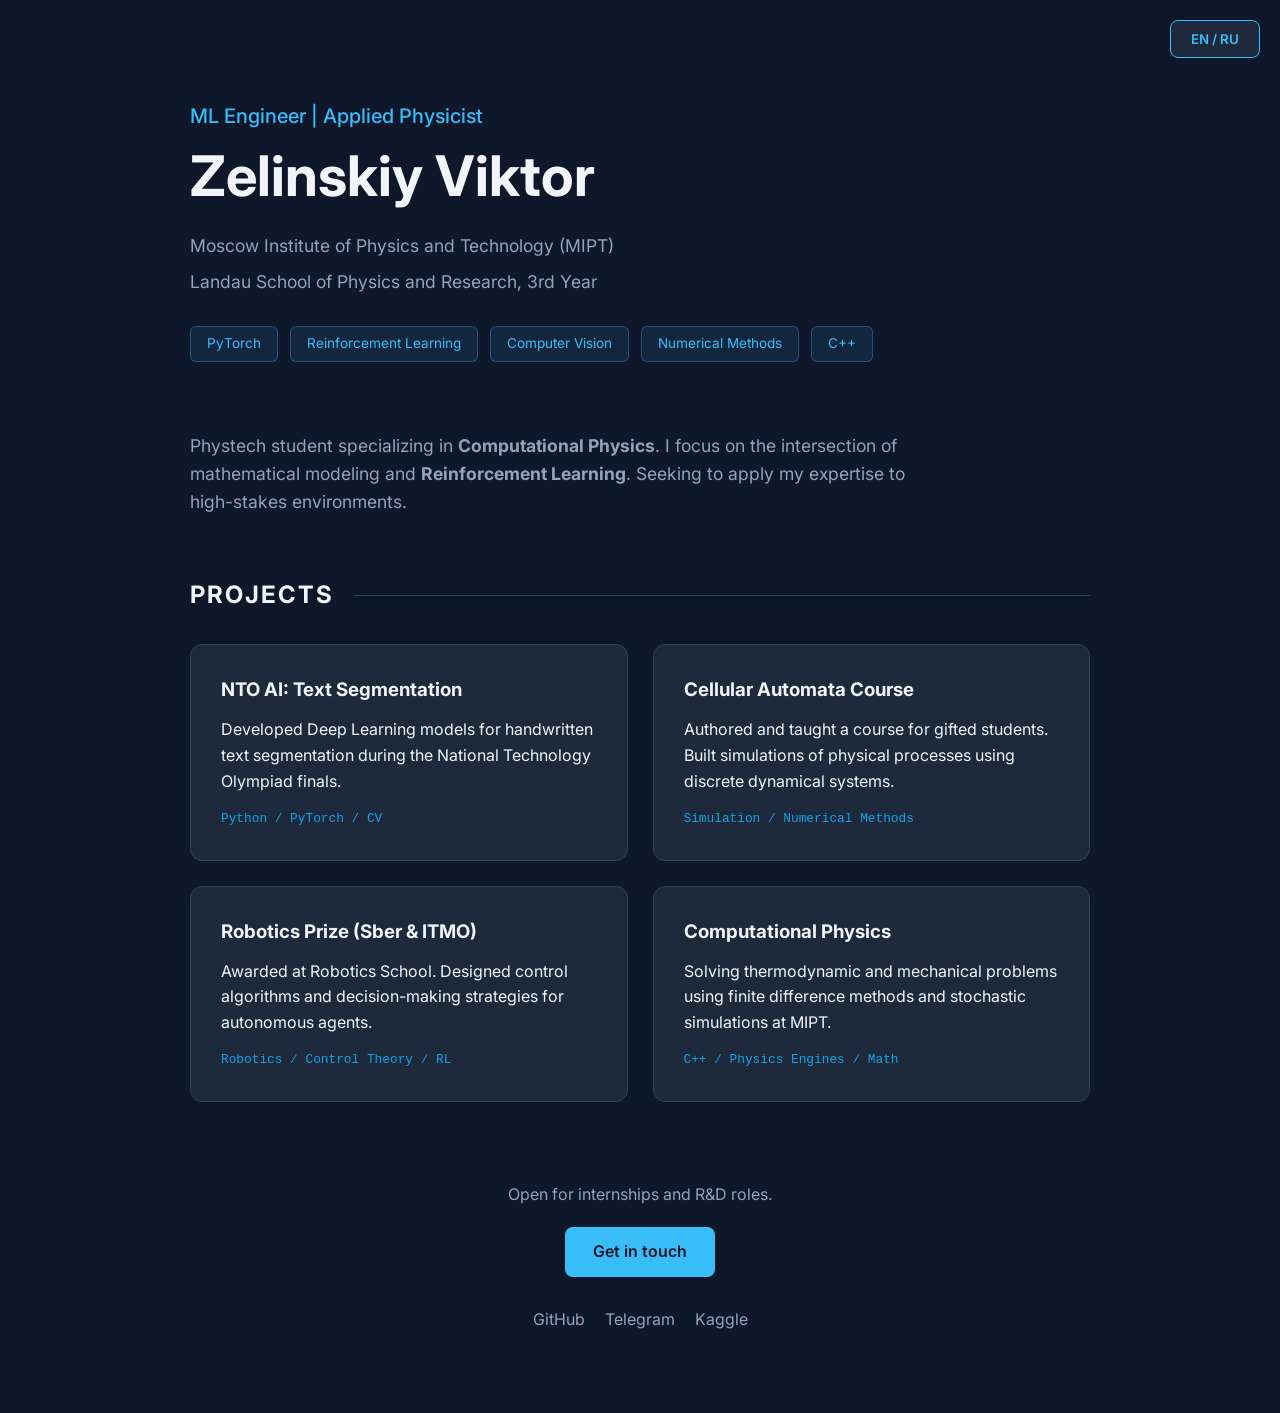
<file: index.html>
<!DOCTYPE html>
<html lang="en">
<head>
    <meta charset="UTF-8">
    <meta name="viewport" content="width=device-width, initial-scale=1.0">
    <title>Portfolio | MIPT Student</title>
    <link href="https://fonts.googleapis.com/css2?family=Inter:wght@300;400;600;700&display=swap" rel="stylesheet">
    <style>
        :root {
            --bg: #0f172a;
            --card-bg: #1e293b;
            --text: #f1f5f9;
            --accent: #38bdf8;
            --secondary: #94a3b8;
            --highlight: #0ea5e9;
        }

        * { margin: 0; padding: 0; box-sizing: border-box; }

        body {
            font-family: 'Inter', sans-serif;
            background-color: var(--bg);
            color: var(--text);
            line-height: 1.6;
            padding: 0 20px;
        }

        /* ЛОГИКА ПЕРЕКЛЮЧЕНИЯ ЯЗЫКА */
        .ru { display: none; } /* По умолчанию прячем русский */
        
        body.lang-ru .en { display: none; }    /* Если активен RU, прячем EN */
        body.lang-ru .ru { display: block; }   /* Если активен RU, показываем RU */
        
        /* Для строчных элементов (внутри предложений) */
        body.lang-ru span.ru { display: inline !important; }
        body.lang-en span.ru { display: none !important; }
        body.lang-en span.en { display: inline !important; }

        .container { max-width: 900px; margin: 0 auto; }

        /* Кнопка переключения */
        .lang-switch {
            position: fixed;
            top: 20px;
            right: 20px;
            z-index: 1000;
        }

        .lang-btn {
            background: var(--card-bg);
            color: var(--accent);
            border: 1px solid var(--accent);
            padding: 10px 20px;
            border-radius: 8px;
            cursor: pointer;
            font-weight: 600;
            font-family: inherit;
        }

        header { padding: 100px 0 40px; }
        h1 { font-size: 3.5rem; font-weight: 700; margin-bottom: 10px; }
        .subtitle { font-size: 1.25rem; color: var(--accent); font-weight: 500; }
        .university { color: var(--secondary); margin-top: 8px; font-size: 1.1rem; }

        .skills { display: flex; flex-wrap: wrap; gap: 12px; margin: 30px 0; }
        .badge {
            background: rgba(56, 189, 248, 0.1);
            padding: 6px 16px;
            border-radius: 6px;
            font-size: 0.85rem;
            color: var(--accent);
            border: 1px solid rgba(56, 189, 248, 0.3);
        }

        .about { font-size: 1.1rem; color: var(--secondary); max-width: 750px; margin-bottom: 60px; }
        
        h2 { margin: 60px 0 30px; font-size: 1.5rem; text-transform: uppercase; letter-spacing: 2px; display: flex; align-items: center; }
        h2::after { content: ""; flex: 1; height: 1px; background: #334155; margin-left: 20px; }

        .grid { display: grid; grid-template-columns: 1fr 1fr; gap: 25px; }
        @media (max-width: 768px) { .grid { grid-template-columns: 1fr; } }

        .card {
            background: var(--card-bg);
            padding: 30px;
            border-radius: 12px;
            border: 1px solid #334155;
            transition: 0.3s;
        }
        .card:hover { transform: translateY(-8px); border-color: var(--accent); }
        .card h3 { color: var(--text); margin-bottom: 12px; }
        .card-tech { font-family: monospace; font-size: 0.8rem; color: var(--highlight); margin-top: 15px; }

        footer { padding: 80px 0; text-align: center; }
        .btn { display: inline-block; background: var(--accent); color: var(--bg); padding: 12px 28px; border-radius: 8px; text-decoration: none; font-weight: 600; }
        .contact-links { display: flex; justify-content: center; gap: 20px; margin-top: 30px; }
        .social-link { color: var(--secondary); text-decoration: none; }
    </style>
</head>
<body class="lang-en">

    <div class="lang-switch">
        <button class="lang-btn" onclick="toggleLang()">EN / RU</button>
    </div>

    <div class="container">
        <header>
            <p class="subtitle">
                <span class="en">ML Engineer | Applied Physicist</span>
                <span class="ru">ML-инженер | Специалист по выч. физике</span>
            </p>
            <h1 class="en">Zelinskiy Viktor</h1>
            <h1 class="ru">Зелинский Виктор</h1>
            
            <p class="university">
                <span class="en">Moscow Institute of Physics and Technology (MIPT)</span>
                <span class="ru">Московский физико-технический институт (МФТИ)</span>
            </p>
            <p class="university">
                <span class="en">Landau School of Physics and Research, 3rd Year</span>
                <span class="ru">Физтех-школа физики Ландау (ЛФИ), 3 курс</span>
            </p>
            
            <div class="skills">
                <span class="badge">PyTorch</span>
                <span class="badge">Reinforcement Learning</span>
                <span class="badge">Computer Vision</span>
                <span class="badge">Numerical Methods</span>
                <span class="badge">C++</span>
            </div>
        </header>

        <section class="about">
            <div class="en">
                Phystech student specializing in <b>Computational Physics</b>. I focus on the intersection of mathematical modeling and <b>Reinforcement Learning</b>. Seeking to apply my expertise to high-stakes environments.
            </div>
            <div class="ru">
                Студент Физтеха, специализируюсь на <b>вычислительной физике</b>. Мой фокус — пересечение мат. моделирования и <b>Reinforcement Learning</b>. Стремлюсь применять свои навыки в сложных системах.
            </div>
        </section>

        <h2>
            <span class="en">Projects</span>
            <span class="ru">Проекты</span>
        </h2>
        
        <div class="grid">
            <div class="card">
                <h3 class="en">NTO AI: Text Segmentation</h3>
                <h3 class="ru">НТО AI: Сегментация текста</h3>
                <p class="en">Developed Deep Learning models for handwritten text segmentation during the National Technology Olympiad finals.</p>
                <p class="ru">Разработка DL-моделей для сегментации рукописного текста в рамках финала Национальной технологической олимпиады.</p>
                <div class="card-tech">Python / PyTorch / CV</div>
            </div>

            <div class="card">
                <h3 class="en">Cellular Automata Course</h3>
                <h3 class="ru">Курс: Клеточные автоматы</h3>
                <p class="en">Authored and taught a course for gifted students. Built simulations of physical processes using discrete dynamical systems.</p>
                <p class="ru">Автор и преподаватель курса для одаренных детей в КЛШ. Моделирование физических процессов через дискретные системы.</p>
                <div class="card-tech">Simulation / Numerical Methods</div>
            </div>

            <div class="card">
                <h3 class="en">Robotics Prize (Sber & ITMO)</h3>
                <h3 class="ru">Робошкола (Сбер и ИТМО)</h3>
                <p class="en">Awarded at Robotics School. Designed control algorithms and decision-making strategies for autonomous agents.</p>
                <p class="ru">Призер Робошколы. Разработка алгоритмов управления и стратегий принятия решений для автономных агентов.</p>
                <div class="card-tech">Robotics / Control Theory / RL</div>
            </div>

            <div class="card">
                <h3 class="en">Computational Physics</h3>
                <h3 class="ru">Вычислительная физика</h3>
                <p class="en">Solving thermodynamic and mechanical problems using finite difference methods and stochastic simulations at MIPT.</p>
                <p class="ru">Решение задач термодинамики и механики с использованием численных методов и стохастического моделирования в МФТИ.</p>
                <div class="card-tech">C++ / Physics Engines / Math</div>
            </div>
        </div>

        <footer>
            <div class="en">
                <p style="color: var(--secondary); margin-bottom: 20px;">Open for internships and R&D roles.</p>
                <a href="mailto:gibvz@yandex.ru" class="btn">Get in touch</a>
            </div>
            <div class="ru">
                <p style="color: var(--secondary); margin-bottom: 20px;">Открыт для стажировок и R&D позиций.</p>
                <a href="mailto:gibvz@yandex.ru" class="btn">Написать мне</a>
            </div>
            
            <div class="contact-links">
                <a href="https://github.com/GibVZ" class="social-link">GitHub</a>
                <a href="https://t.me/gi_weather" class="social-link">Telegram</a>
                <a href="https://www.kaggle.com/vitekiron" class="social-link">Kaggle</a>
            </div>
        </footer>
    </div>

    <script>
        function toggleLang() {
            const body = document.body;
            if (body.classList.contains('lang-en')) {
                body.className = 'lang-ru';
                localStorage.setItem('pref-lang', 'ru');
            } else {
                body.className = 'lang-en';
                localStorage.setItem('pref-lang', 'en');
            }
        }

        const savedLang = localStorage.getItem('pref-lang') || 'en';
        document.body.className = 'lang-' + savedLang;
    </script>
</body>
</html>
</file>
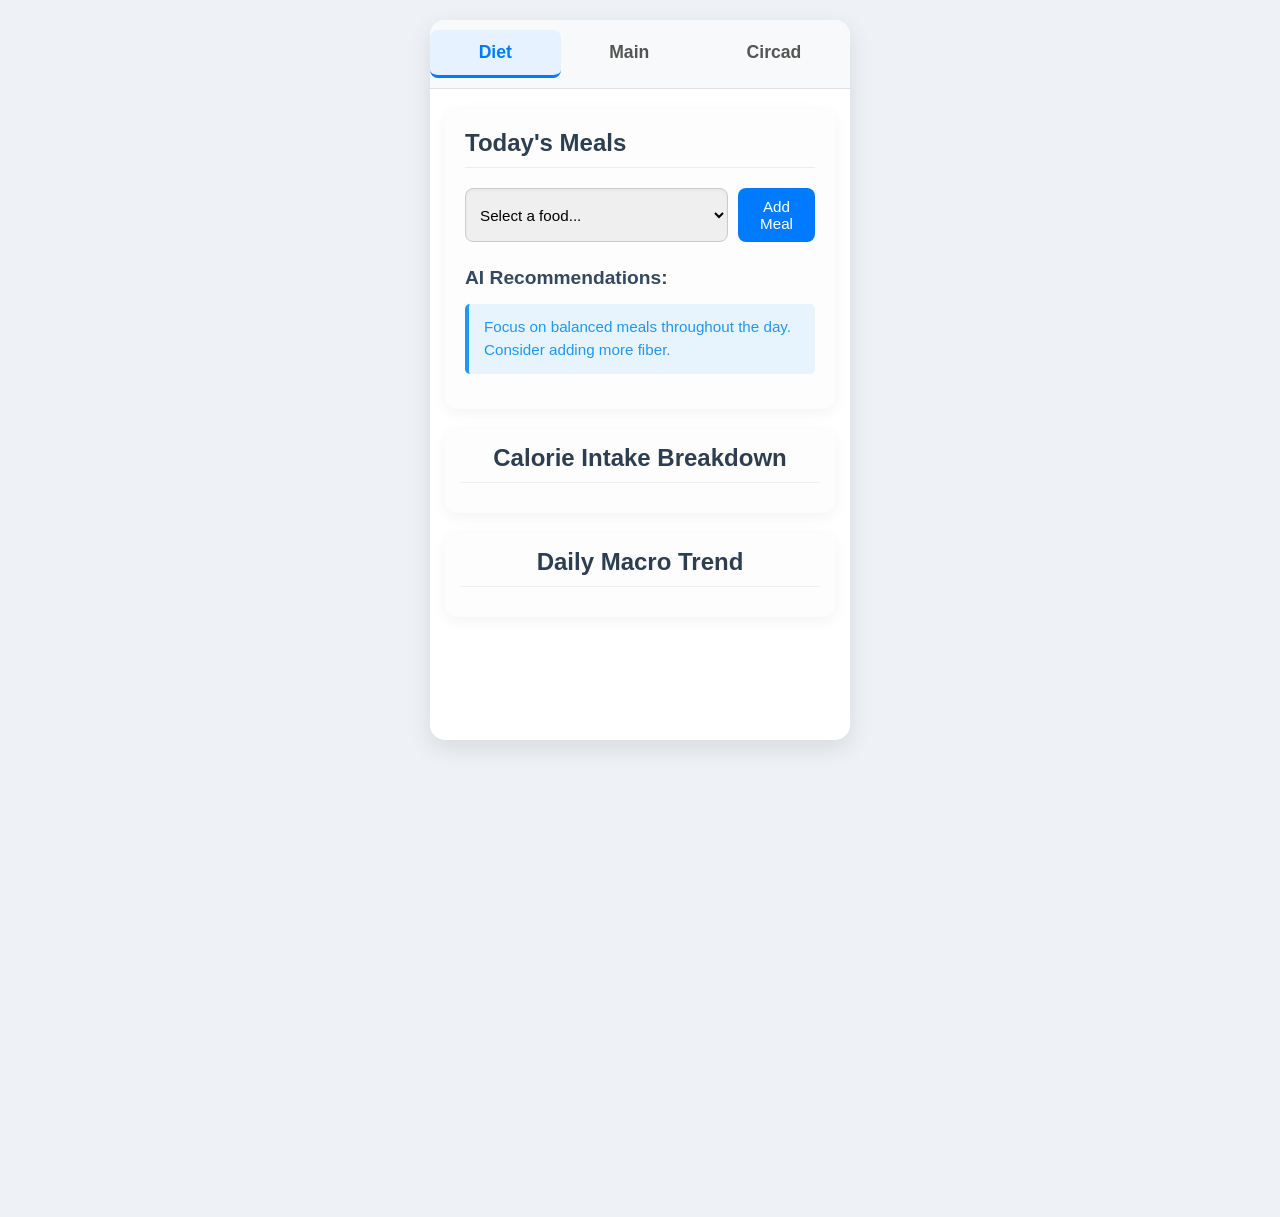
<file: neuroflow/neuroflow.html>
<!DOCTYPE html>
<html lang="en">
<head>
    <meta charset="UTF-8">
    <meta name="viewport" content="width=device-width, initial-scale=1.0">
    <title>NeuroFlow Demo</title>
    
    <!-- Локальная ссылка на Font Awesome (по-прежнему внешняя, но локальная) -->
    <link rel="stylesheet" href="lib/fontawesome/css/all.min.css">
    <!-- Локальная ссылка на Chart.js (по-прежнему внешняя, но локальная) -->
    <script src="lib/chartjs/chart.min.js"></script>

    <!-- Встроенные стили (бывший style.css) -->
    <style>
        /* General Styling */
        body {
            font-family: 'Segoe UI', Tahoma, Geneva, Verdana, sans-serif;
            margin: 0;
            padding: 0;
            background-color: #eef2f6; /* Light blue-grey background */
            color: #333;
            display: flex;
            justify-content: center;
            align-items: flex-start; /* Align to top for longer content */
            min-height: 100vh;
            box-sizing: border-box;
        }

        .app-container {
            background-color: #ffffff;
            border-radius: 15px;
            box-shadow: 0 8px 25px rgba(0, 0, 0, 0.1);
            width: 100%;
            max-width: 420px; /* Typical phone width */
            margin: 20px auto; /* Centering with margin for small screens */
            overflow: hidden;
            min-height: 80vh; /* Ensure it takes up enough vertical space */
            display: flex;
            flex-direction: column;
        }

        /* Header and Tab Buttons */
        .tab-buttons {
            display: flex;
            justify-content: space-around;
            background-color: #f8f9fa;
            padding: 10px 0;
            border-bottom: 1px solid #e0e0e0;
        }

        .tab-button {
            flex-grow: 1;
            padding: 12px 10px;
            border: none;
            background-color: transparent;
            color: #555;
            font-size: 1.1em;
            font-weight: 600;
            cursor: pointer;
            transition: all 0.3s ease;
            border-bottom: 3px solid transparent; /* For active indicator */
        }

        .tab-button:hover {
            color: #007bff;
        }

        .tab-button.active {
            color: #007bff;
            border-bottom: 3px solid #007bff;
            background-color: #e6f2ff; /* Light background for active tab */
        }

        /* Tab Content */
        .tab-content {
            padding: 20px 15px;
            display: none; /* Это ключ! По умолчанию все скрыто */
            flex-grow: 1; /* Allow content to grow */
            overflow-y: auto; /* Enable scrolling for tab content if needed */
        }

        .tab-content.active {
            display: block; /* Только активная вкладка показывается */
        }

        .card {
            background-color: #fdfdfd;
            border-radius: 12px;
            padding: 20px;
            margin-bottom: 20px;
            box-shadow: 0 4px 15px rgba(0, 0, 0, 0.05);
            text-align: left;
        }

        .card h2 {
            color: #2c3e50;
            font-size: 1.5em;
            margin-top: 0;
            margin-bottom: 15px;
            border-bottom: 1px solid #eee;
            padding-bottom: 10px;
        }

        .card h3 {
            color: #34495e;
            font-size: 1.2em;
            margin-top: 25px;
            margin-bottom: 15px;
        }

        .ai-recommendation {
            background-color: #e8f4fd;
            color: #2196F3;
            border-left: 4px solid #2196F3;
            padding: 12px 15px;
            border-radius: 5px;
            margin-top: 15px;
            font-size: 0.95em;
            line-height: 1.5;
        }

        /* Diet Tab Specifics */
        #meal-list {
            list-style: none;
            padding: 0;
            margin-bottom: 20px;
        }

        #meal-list li {
            background-color: #f1f8fc;
            border-radius: 8px;
            padding: 10px 15px;
            margin-bottom: 8px;
            display: flex;
            justify-content: space-between;
            align-items: center;
            border: 1px solid #e2eaf0;
            font-size: 0.95em;
        }

        .add-meal-section, .add-task-section {
            display: flex;
            gap: 10px;
            margin-top: 15px;
        }

        select, input[type="text"] {
            flex-grow: 1;
            padding: 10px;
            border: 1px solid #ccc;
            border-radius: 8px;
            font-size: 0.95em;
            box-shadow: inset 0 1px 3px rgba(0,0,0,0.05);
        }

        button {
            padding: 10px 15px;
            background-color: #007bff;
            color: white;
            border: none;
            border-radius: 8px;
            cursor: pointer;
            font-size: 0.95em;
            transition: background-color 0.3s ease;
        }

        button:hover {
            background-color: #0056b3;
        }

        .chart-card {
            text-align: center;
            padding: 15px;
        }

        canvas {
            max-width: 100%;
            height: auto;
            margin-top: 15px;
        }


        /* Main Tab Specifics */
        .mood-selection {
            display: flex;
            justify-content: space-around;
            margin-top: 15px;
            margin-bottom: 30px;
        }

        .mood-icon {
            font-size: 3.5em;
            color: #ccc;
            cursor: pointer;
            transition: color 0.3s ease, transform 0.2s ease;
        }

        .mood-icon:hover {
            transform: scale(1.1);
        }

        .mood-icon.selected {
            color: #ffc107;
            transform: scale(1.2);
        }

        .mood-icon[data-mood="bad"].selected { color: #dc3545; }
        .mood-icon[data-mood="neutral"].selected { color: #ffc107; }
        .mood-icon[data-mood="good"].selected { color: #28a745; }


        #task-list {
            list-style: none;
            padding: 0;
            margin-bottom: 20px;
        }

        #task-list li {
            display: flex;
            align-items: center;
            background-color: #f9f9f9;
            border-radius: 8px;
            padding: 10px 15px;
            margin-bottom: 8px;
            border: 1px solid #eee;
        }

        #task-list li input[type="checkbox"] {
            margin-right: 10px;
            width: 18px;
            height: 18px;
            accent-color: #007bff;
        }

        /* Circad Tab Specifics */
        .circad-info {
            display: flex;
            flex-direction: column;
            align-items: center;
            margin-bottom: 20px;
            text-align: center;
        }

        .circad-info .sleep-icon {
            font-size: 4em;
            color: #007bff;
            width: 80px;
            height: 80px;
            display: flex;
            justify-content: center;
            align-items: center;
            margin-bottom: 15px;
            border-radius: 50%;
            background-color: #e6f2ff;
            padding: 10px;
        }


        .circad-info p {
            margin: 5px 0;
            font-size: 1.1em;
            color: #444;
        }

        /* Responsive Adjustments (optional, but good practice) */
        @media (max-width: 480px) {
            .app-container {
                margin: 0;
                border-radius: 0;
                min-height: 100vh;
            }
            .tab-button {
                font-size: 1em;
                padding: 10px 5px;
            }
            .card {
                padding: 15px;
            }
            h1 { font-size: 2em; }
            h2 { font-size: 1.3em; }
            h3 { font-size: 1.1em; }
            .mood-icon { font-size: 3em; }
        }
    </style>
</head>
<body>
    <div class="app-container">
        <header class="tab-buttons">
            <button class="tab-button active" onclick="openTab(event, 'diet')">Diet</button>
            <button class="tab-button" onclick="openTab(event, 'main')">Main</button>
            <button class="tab-button" onclick="openTab(event, 'circad')">Circad</button>
        </header>

        <div id="diet" class="tab-content active">
            <div class="card">
                <h2>Today's Meals</h2>
                <ul id="meal-list">
                    <!-- Meals will be added here by JS -->
                </ul>
                <div class="add-meal-section">
                    <select id="food-select">
                        <option value="">Select a food...</option>
                        <option value="Chicken Salad" data-kcal="350" data-protein="30" data-fat="20" data-carb="15">Chicken Salad (350 kcal)</option>
                        <option value="Oatmeal" data-kcal="200" data-protein="7" data-fat="4" data-carb="35">Oatmeal (200 kcal)</option>
                        <option value="Apple" data-kcal="95" data-protein="0" data-fat="0" data-carb="25">Apple (95 kcal)</option>
                        <option value="Pasta with Vegetables" data-kcal="450" data-protein="15" data-fat="10" data-carb="60">Pasta with Vegetables (450 kcal)</option>
                        <option value="Yogurt" data-kcal="120" data-protein="10" data-fat="3" data-carb="12">Yogurt (120 kcal)</option>
                    </select>
                    <button onclick="addMeal()">Add Meal</button>
                </div>
                <h3>AI Recommendations:</h3>
                <p class="ai-recommendation" id="diet-recommendation">
                    Focus on balanced meals throughout the day. Consider adding more fiber.
                </p>
            </div>

            <div class="card chart-card">
                <h2>Calorie Intake Breakdown</h2>
                <canvas id="caloriesPieChart"></canvas>
            </div>

            <div class="card chart-card">
                <h2>Daily Macro Trend</h2>
                <canvas id="macroLineChart"></canvas>
            </div>
        </div>

        <div id="main" class="tab-content">
            <div class="card">
                <h2>How are you feeling today?</h2>
                <div class="mood-selection">
                    <i class="far fa-frown mood-icon" data-mood="bad" onclick="selectMood(this)"></i>
                    <i class="far fa-meh mood-icon" data-mood="neutral" onclick="selectMood(this)"></i>
                    <i class="far fa-smile mood-icon" data-mood="good" onclick="selectMood(this)"></i>
                </div>
                <h3>Your Tasks for Today:</h3>
                <ul id="task-list">
                    <li><input type="checkbox"> Finish NeuroFlow demo</li>
                    <li><input type="checkbox"> Go for a walk</li>
                    <li><input type="checkbox"> Call Sarah</li>
                </ul>
                <div class="add-task-section">
                    <input type="text" id="new-task-input" placeholder="Add a new task...">
                    <button onclick="addTask()">Add Task</button>
                </div>

                <h3>AI Recommendations:</h3>
                <p class="ai-recommendation" id="main-recommendation">
                    Remember to take short breaks and stay hydrated. Prioritize your top 3 tasks.
                </p>
            </div>

            <div class="card chart-card">
                <h2>Mood Trend This Week</h2>
                <canvas id="moodLineChart"></canvas>
            </div>
        </div>

        <div id="circad" class="tab-content">
            <div class="card">
                <h2>Circadian Rhythms</h2>
                <p>Based on your sleep patterns, here's your forecast:</p>
                <div class="circad-info">
                    <i class="fas fa-moon sleep-icon"></i>
                    <p><strong>Sleep Quality:</strong> Good</p>
                    <p><strong>Recommended Bedtime:</strong> 10:30 PM</p>
                    <p><strong>Optimal Wake-up Time:</strong> 6:30 AM</p>
                </div>
                <h3>AI Prediction:</h3>
                <p class="ai-recommendation" id="circad-recommendation">
                    Maintain a consistent sleep schedule this week for optimal energy levels.
                </p>
            </div>

            <div class="card chart-card">
                <h2>Sleep Cycles Last Night</h2>
                <canvas id="sleepPieChart"></canvas>
            </div>

            <div class="card chart-card">
                <h2>Weekly Sleep Score</h2>
                <canvas id="sleepScoreLineChart"></canvas>
            </div>
        </div>
    </div>

    <!-- Встроенный скрипт (бывший script.js) -->
    <script> <!-- ADD type="module" HERE -->
        // Глобальные переменные для хранения экземпляров графиков Chart.js
        // Инициализируем их как null, пока не будут созданы
        let caloriesPieChart = null;
        let macroLineChart = null;
        let moodLineChart = null;
        let sleepPieChart = null;
        let sleepScoreLineChart = null;

        // Данные для отслеживания состояния (для обновления графиков)
        let currentMacros = { protein: 0, fat: 0, carb: 0 };
        let currentMoods = [1, 1, 1, 1, 1, 1, 1]; // 7 дней: 0=bad, 1=neutral, 2=good (по умолчанию нейтральные)
        let mealHistory = []; // Чтобы отслеживать БЖУ принятой пищи
        let sleepCycleData = {
            deep: 30, // проценты
            light: 50,
            rem: 20
        };
        let sleepScoreData = [70, 75, 60, 80, 85, 78, 90]; // 7 дней, по умолчанию

        document.addEventListener('DOMContentLoaded', () => {
            // При загрузке страницы активируем вкладку 'diet'
            openTab(null, 'diet');
        });

        // Tab switching logic
        function openTab(evt, tabName) {
            let i, tabcontent, tabbuttons;

            // Скрываем все элементы с классом "tab-content"
            tabcontent = document.getElementsByClassName("tab-content");
            for (i = 0; i < tabcontent.length; i++) {
                tabcontent[i].classList.remove("active");
            }

            // Деактивируем все элементы с классом "tab-button"
            tabbuttons = document.getElementsByClassName("tab-button");
            for (i = 0; i < tabbuttons.length; i++) {
                tabbuttons[i].classList.remove("active");
            }

            // Показываем текущую вкладку
            document.getElementById(tabName).classList.add("active");

            // Активируем кнопку, которая открыла вкладку.
            if (evt) {
                evt.currentTarget.classList.add("active");
            } else {
                document.querySelector(`.tab-button[onclick*="openTab(event, '${tabName}')"]`).classList.add("active");
            }

            // Инициализируем графики только тогда, когда их вкладка становится активной
            switch (tabName) {
                case 'diet':
                    if (!caloriesPieChart) initCaloriesPieChart();
                    if (!macroLineChart) initMacroLineChart();
                    // Обновляем графики только если они были успешно инициализированы
                    if (caloriesPieChart && macroLineChart) updateDietCharts();
                    break;
                case 'main':
                    if (!moodLineChart) initMoodLineChart();
                    if (moodLineChart) updateMoodChart();
                    break;
                case 'circad':
                    if (!sleepPieChart) initSleepPieChart();
                    if (!sleepScoreLineChart) initSleepScoreLineChart();
                    if (sleepPieChart && sleepScoreLineChart) updateCircadCharts();
                    break;
            }
        }


        // --- Chart.js Initialization Functions (разделены на отдельные функции) ---
        function initCaloriesPieChart() {
            const caloriesCtx = document.getElementById('caloriesPieChart');
            if (caloriesCtx) {
                caloriesPieChart = new Chart(caloriesCtx.getContext('2d'), {
                    type: 'doughnut',
                    data: {
                        labels: ['Protein', 'Fat', 'Carbohydrates'],
                        datasets: [{
                            data: [currentMacros.protein * 4, currentMacros.fat * 9, currentMacros.carb * 4],
                            backgroundColor: ['#28a745', '#ffc107', '#007bff'],
                            hoverOffset: 4
                        }]
                    },
                    options: {
                        responsive: true,
                        plugins: {
                            legend: {
                                position: 'bottom',
                            },
                            title: {
                                display: false,
                                text: 'Calorie Intake Breakdown'
                            }
                        }
                    }
                });
            } else {
                console.error("Canvas element with ID 'caloriesPieChart' not found.");
            }
        }

        function initMacroLineChart() {
            const macroCtx = document.getElementById('macroLineChart');
            if (macroCtx) {
                macroLineChart = new Chart(macroCtx.getContext('2d'), {
                    type: 'line',
                    data: {
                        labels: ['Day 1', 'Day 2', 'Day 3', 'Day 4', 'Day 5', 'Day 6', 'Today'],
                        datasets: [
                            {
                                label: 'Protein (g)',
                                data: [30, 45, 40, 50, 60, 55, currentMacros.protein],
                                borderColor: '#28a745',
                                tension: 0.3,
                                fill: false
                            },
                            {
                                label: 'Fat (g)',
                                data: [15, 20, 18, 25, 30, 28, currentMacros.fat],
                                borderColor: '#ffc107',
                                tension: 0.3,
                                fill: false
                            },
                            {
                                label: 'Carbs (g)',
                                data: [80, 100, 90, 110, 120, 105, currentMacros.carb],
                                borderColor: '#007bff',
                                tension: 0.3,
                                fill: false
                            }
                        ]
                    },
                    options: {
                        responsive: true,
                        plugins: {
                            legend: {
                                position: 'top',
                            },
                            title: {
                                display: false,
                                text: 'Daily Macro Trend'
                            }
                        },
                        scales: {
                            y: {
                                beginAtZero: true
                            }
                        }
                    }
                });
            } else {
                console.error("Canvas element with ID 'macroLineChart' not found.");
            }
        }

        function initMoodLineChart() {
            const moodCtx = document.getElementById('moodLineChart');
            if (moodCtx) {
                moodLineChart = new Chart(moodCtx.getContext('2d'), {
                    type: 'line',
                    data: {
                        labels: ['Mon', 'Tue', 'Wed', 'Thu', 'Fri', 'Sat', 'Sun'],
                        datasets: [{
                            label: 'Mood Score (0=Bad, 1=Neutral, 2=Good)',
                            data: currentMoods,
                            borderColor: '#6f42c1',
                            tension: 0.3,
                            fill: false
                        }]
                    },
                    options: {
                        responsive: true,
                        plugins: {
                            legend: {
                                position: 'top',
                            },
                            title: {
                                display: false,
                                text: 'Mood Trend This Week'
                            }
                        },
                        scales: {
                            y: {
                                beginAtZero: true,
                                max: 2,
                                ticks: {
                                    callback: function(value) {
                                        if (value === 0) return 'Bad';
                                        if (value === 1) return 'Neutral';
                                        if (value === 2) return 'Good';
                                        return '';
                                    }
                                }
                            }
                        }
                    }
                });
            } else {
                console.error("Canvas element with ID 'moodLineChart' not found.");
            }
        }

        function initSleepPieChart() {
            const sleepPieCtx = document.getElementById('sleepPieChart');
            if (sleepPieCtx) {
                sleepPieChart = new Chart(sleepPieCtx.getContext('2d'), {
                    type: 'doughnut',
                    data: {
                        labels: ['Deep Sleep', 'Light Sleep', 'REM Sleep'],
                        datasets: [{
                            data: [sleepCycleData.deep, sleepCycleData.light, sleepCycleData.rem],
                            backgroundColor: ['#007bff', '#6c757d', '#17a2b8'],
                            hoverOffset: 4
                        }]
                    },
                    options: {
                        responsive: true,
                        plugins: {
                            legend: {
                                position: 'bottom',
                            },
                            title: {
                                display: false,
                                text: 'Sleep Cycles Last Night'
                            }
                        }
                    }
                });
            } else {
                console.error("Canvas element with ID 'sleepPieChart' not found.");
            }
        }

        function initSleepScoreLineChart() {
            const sleepScoreCtx = document.getElementById('sleepScoreLineChart');
            if (sleepScoreCtx) {
                sleepScoreLineChart = new Chart(sleepScoreCtx.getContext('2d'), {
                    type: 'line',
                    data: {
                        labels: ['Mon', 'Tue', 'Wed', 'Thu', 'Fri', 'Sat', 'Sun'],
                        datasets: [{
                            label: 'Sleep Score',
                            data: sleepScoreData,
                            borderColor: '#fd7e14',
                            tension: 0.3,
                            fill: false
                        }]
                    },
                    options: {
                        responsive: true,
                        plugins: {
                            legend: {
                                position: 'top',
                            },
                            title: {
                                display: false,
                                text: 'Weekly Sleep Score'
                            }
                        },
                        scales: {
                            y: {
                                beginAtZero: true,
                                max: 100
                            }
                        }
                    }
                });
            } else {
                console.error("Canvas element with ID 'sleepScoreLineChart' not found.");
            }
        }


        // --- Functions to update Chart Data (используются после инициализации) ---
        function updateDietCharts() {
            if (caloriesPieChart) { // Проверяем, существует ли график
                caloriesPieChart.data.datasets[0].data = [
                    currentMacros.protein * 4,
                    currentMacros.fat * 9,
                    currentMacros.carb * 4
                ];
                caloriesPieChart.update();
            }
            if (macroLineChart) { // Проверяем, существует ли график
                macroLineChart.data.datasets[0].data[6] = currentMacros.protein;
                macroLineChart.data.datasets[1].data[6] = currentMacros.fat;
                macroLineChart.data.datasets[2].data[6] = currentMacros.carb;
                macroLineChart.update();
            }
        }

        function updateMoodChart() {
            if (moodLineChart) { // Проверяем, существует ли график
                moodLineChart.data.datasets[0].data = currentMoods;
                moodLineChart.update();
            }
        }

        function updateCircadCharts() {
            // Для демо они будут использовать статические данные, но можно обновить
            if (sleepPieChart) { // Проверяем, существует ли график
                sleepPieChart.data.datasets[0].data = [sleepCycleData.deep, sleepCycleData.light, sleepCycleData.rem];
                sleepPieChart.update();
            }
            if (sleepScoreLineChart) { // Проверяем, существует ли график
                sleepScoreLineChart.data.datasets[0].data = sleepScoreData;
                sleepScoreLineChart.update();
            }
        }


        // --- Diet Tab Functions ---
        function addMeal() {
            const foodSelect = document.getElementById('food-select');
            const selectedOption = foodSelect.options[foodSelect.selectedIndex];
            const foodName = selectedOption.value;

            if (foodName) {
                const kcal = parseInt(selectedOption.dataset.kcal || 0);
                const protein = parseInt(selectedOption.dataset.protein || 0);
                const fat = parseInt(selectedOption.dataset.fat || 0);
                const carb = parseInt(selectedOption.dataset.carb || 0);

                mealHistory.push({ name: foodName, kcal, protein, fat, carb });

                currentMacros.protein += protein;
                currentMacros.fat += fat;
                currentMacros.carb += carb;

                const mealList = document.getElementById('meal-list');
                const listItem = document.createElement('li');
                listItem.innerHTML = `${foodName} <span>(${kcal} kcal)</span>`;

                const removeButton = document.createElement('button');
                removeButton.textContent = 'x';
                removeButton.className = 'remove-meal-btn';
                removeButton.onclick = function() {
                    currentMacros.protein -= protein;
                    currentMacros.fat -= fat;
                    currentMacros.carb -= carb;
                    mealList.removeChild(listItem);
                    updateDietRecommendations();
                    updateDietCharts();
                };
                listItem.appendChild(removeButton);

                mealList.appendChild(listItem);
                foodSelect.value = '';
                updateDietRecommendations();
                // Убедимся, что графики инициализированы перед обновлением
                if (!caloriesPieChart) initCaloriesPieChart();
                if (!macroLineChart) initMacroLineChart();
                if (caloriesPieChart && macroLineChart) updateDietCharts();
            }
        }

        function updateDietRecommendations() {
            const meals = Array.from(document.querySelectorAll('#meal-list li')).map(li => li.textContent.split('(')[0].trim());
            let recommendationText = "Focus on balanced meals throughout the day. Consider adding more fiber.";

            if (meals.length === 0) {
                recommendationText = "Log your meals to get personalized diet recommendations!";
            } else if (currentMacros.protein < 50 && currentMacros.protein > 0) {
                recommendationText = "Consider increasing your protein intake for better satiety and muscle support.";
            } else if (currentMacros.carb > 200) {
                recommendationText = "You've consumed a good amount of carbohydrates. Ensure they are mostly from whole grains and vegetables.";
            } else if (meals.includes("Oatmeal") && meals.includes("Chicken Salad") && meals.includes("Apple")) {
                recommendationText = "Excellent! You have a well-rounded diet today. Keep it up!";
            } else if (meals.length >= 2 && !meals.includes("Apple")) {
                    recommendationText = "Don't forget to include some fruits for essential vitamins and natural sugars!";
            } else if (currentMacros.fat > 60) {
                recommendationText = "Your fat intake seems a bit high. Opt for healthy fats and moderation.";
            }

            document.getElementById('diet-recommendation').textContent = recommendationText;
        }


        // --- Main Tab Functions ---
        function selectMood(selectedIcon) {
            const moodIcons = document.querySelectorAll('.mood-icon');
            moodIcons.forEach(icon => icon.classList.remove('selected'));
            selectedIcon.classList.add('selected');

            const moodValue = selectedIcon.dataset.mood;
            let moodScore;
            if (moodValue === 'bad') moodScore = 0;
            else if (moodValue === 'neutral') moodScore = 1;
            else moodScore = 2;

            // Обновляем текущий день в массиве настроений (последний элемент)
            currentMoods[currentMoods.length - 1] = moodScore;
            updateMainRecommendations(moodValue);
            // Убедимся, что график инициализирован перед обновлением
            if (!moodLineChart) initMoodLineChart();
            if (moodLineChart) updateMoodChart();
        }

        function updateMainRecommendations(mood) {
            let recommendationText = "Remember to take short breaks and stay hydrated. Prioritize your top 3 tasks.";
            if (mood === 'bad') {
                recommendationText = "It seems like you're feeling down. Try to incorporate a short mindfulness exercise or outdoor walk today.";
            } else if (mood === 'good') {
                recommendationText = "That's great! Keep the positive energy flowing. Consider setting a new small goal for yourself.";
            } else if (mood === 'neutral') {
                recommendationText = "A stable mood is good. Perhaps reflect on what brought you here and what could improve your day.";
            }
            document.getElementById('main-recommendation').textContent = recommendationText;
        }

        function addTask() {
            const newTaskInput = document.getElementById('new-task-input');
            const taskText = newTaskInput.value.trim();
            if (taskText) {
                const taskList = document.getElementById('task-list');
                const listItem = document.createElement('li');
                listItem.innerHTML = `<input type="checkbox"> ${taskText}`;
                taskList.appendChild(listItem);
                newTaskInput.value = ''; // Clear input
            }
        }
    </script>
</body>
</html>
</file>
